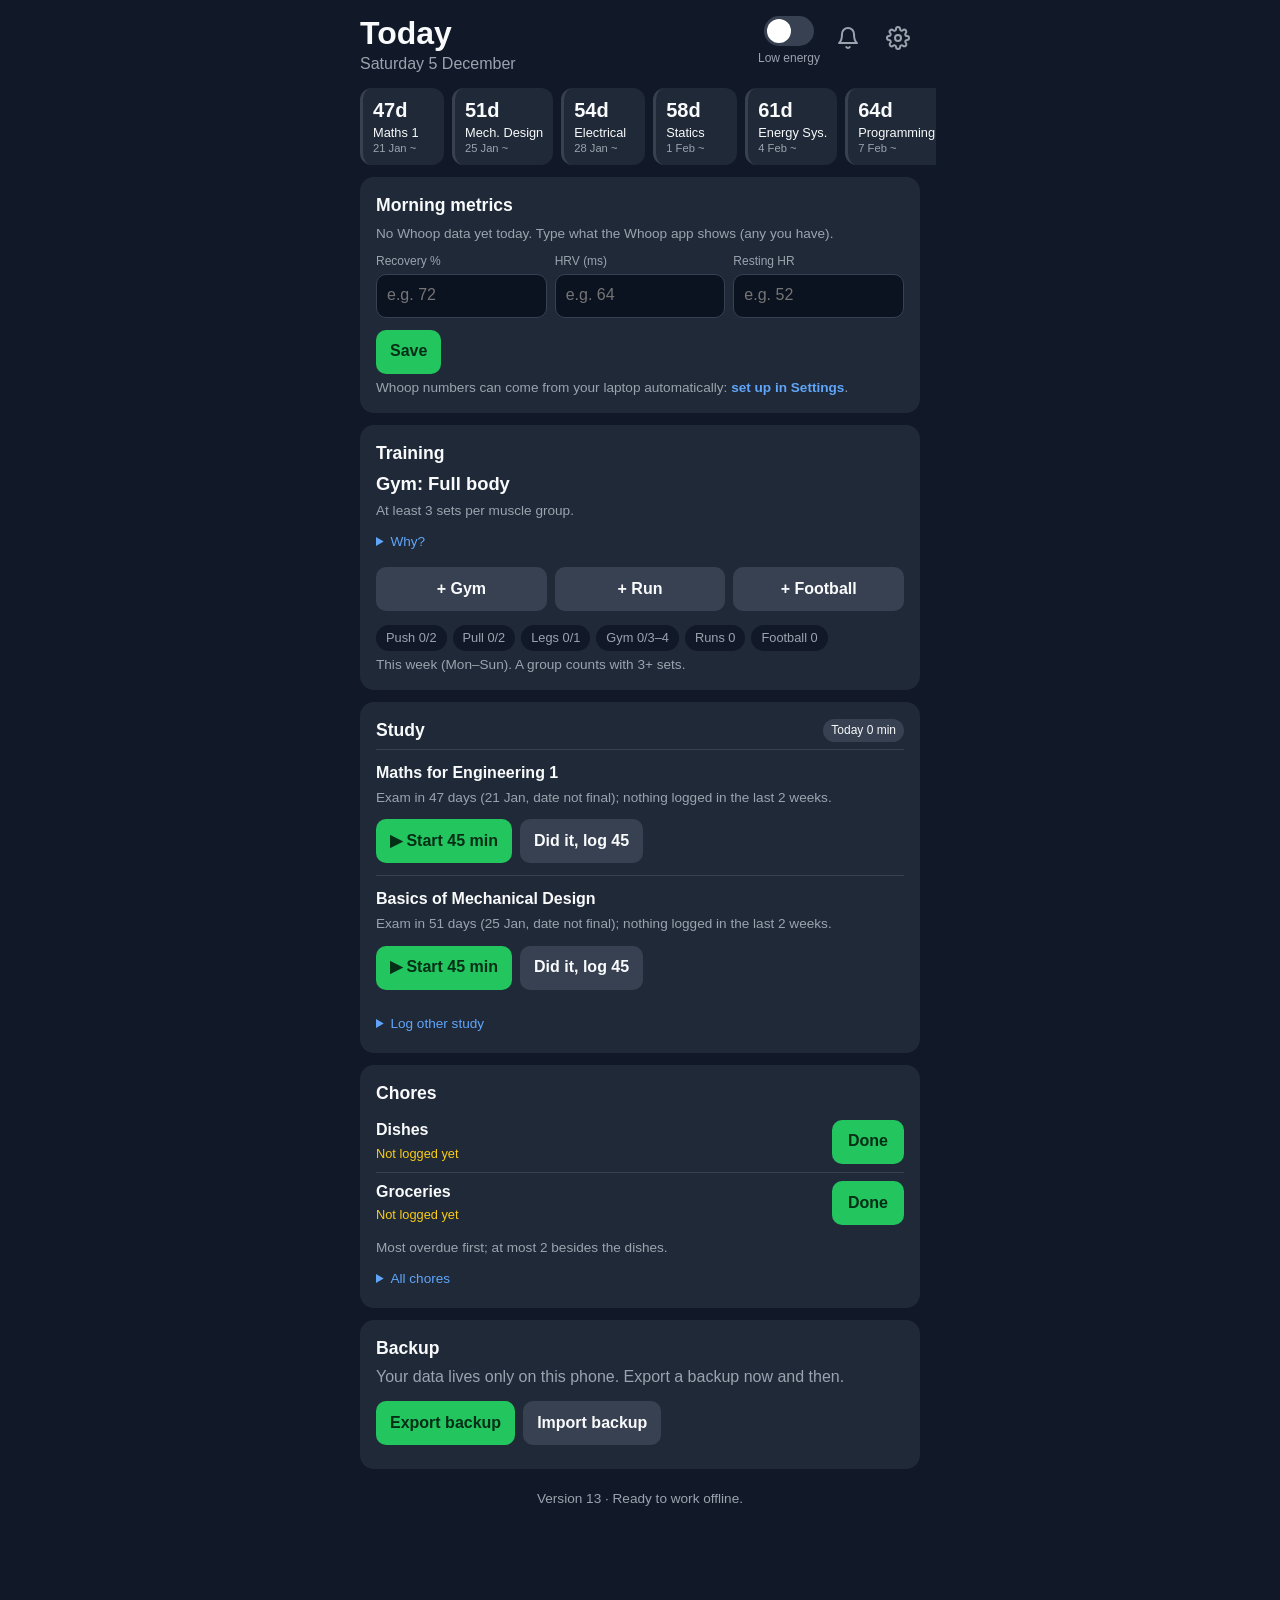
<file: index.html>
<!doctype html>
<html lang="en">
<head>
  <meta charset="utf-8">
  <meta name="viewport" content="width=device-width, initial-scale=1, viewport-fit=cover">
  <meta name="theme-color" content="#111827">
  <meta name="apple-mobile-web-app-capable" content="yes">
  <meta name="apple-mobile-web-app-status-bar-style" content="black-translucent">
  <meta name="apple-mobile-web-app-title" content="Planner">
  <title>Daily Planner</title>
  <link rel="manifest" href="manifest.webmanifest">
  <link rel="icon" href="icons/icon.svg" type="image/svg+xml">
  <link rel="apple-touch-icon" href="icons/apple-touch-icon.png">
  <link rel="stylesheet" href="css/styles.css">
</head>
<body>
  <header class="top" id="today-header">
    <div class="top-row">
      <div>
        <h1>Today</h1>
        <p id="today-date" class="muted"></p>
      </div>
      <div class="top-actions">
        <label class="switch" title="Low energy: minimal plan for today">
          <input id="low-energy" type="checkbox">
          <span class="switch-track" aria-hidden="true"></span>
          <span class="switch-text">Low energy</span>
        </label>
        <button type="button" class="icon-btn" data-action="open-reminders" aria-label="Reminders" title="Reminders">
          <svg viewBox="0 0 24 24" width="24" height="24" aria-hidden="true" fill="none" stroke="currentColor" stroke-width="2" stroke-linecap="round" stroke-linejoin="round"><path d="M18 8a6 6 0 0 0-12 0c0 7-3 9-3 9h18s-3-2-3-9"/><path d="M13.73 21a2 2 0 0 1-3.46 0"/></svg>
        </button>
        <button type="button" class="icon-btn" data-action="open-settings" aria-label="Settings" title="Settings">
          <svg viewBox="0 0 24 24" width="24" height="24" aria-hidden="true" fill="none" stroke="currentColor" stroke-width="2" stroke-linecap="round" stroke-linejoin="round"><circle cx="12" cy="12" r="3"/><path d="M19.4 15a1.65 1.65 0 0 0 .33 1.82l.06.06a2 2 0 1 1-2.83 2.83l-.06-.06a1.65 1.65 0 0 0-1.82-.33 1.65 1.65 0 0 0-1 1.51V21a2 2 0 1 1-4 0v-.09A1.65 1.65 0 0 0 9 19.4a1.65 1.65 0 0 0-1.82.33l-.06.06a2 2 0 1 1-2.83-2.83l.06-.06a1.65 1.65 0 0 0 .33-1.82 1.65 1.65 0 0 0-1.51-1H3a2 2 0 1 1 0-4h.09A1.65 1.65 0 0 0 4.6 9a1.65 1.65 0 0 0-.33-1.82l-.06-.06a2 2 0 1 1 2.83-2.83l.06.06a1.65 1.65 0 0 0 1.82.33H9a1.65 1.65 0 0 0 1-1.51V3a2 2 0 1 1 4 0v.09a1.65 1.65 0 0 0 1 1.51 1.65 1.65 0 0 0 1.82-.33l.06-.06a2 2 0 1 1 2.83 2.83l-.06.06a1.65 1.65 0 0 0-.33 1.82V9a1.65 1.65 0 0 0 1.51 1H21a2 2 0 1 1 0 4h-.09a1.65 1.65 0 0 0-1.51 1z"/></svg>
        </button>
      </div>
    </div>
    <div id="exam-strip" class="exam-strip" aria-label="Exam countdown"></div>
    <p id="low-energy-banner" class="banner" hidden>Low energy mode: the minimal plan for today. Switches off by itself tomorrow.</p>
    <button id="undo-pill" class="undo-pill" type="button" hidden></button>
  </header>

  <!-- The cards are filled in by js/app.js. -->
  <main id="app">
    <section class="card" id="card-reminders" hidden></section>
    <section class="card" id="card-metrics"></section>
    <section class="card" id="card-training"></section>
    <section class="card" id="card-study"></section>
    <section class="card" id="card-chores"></section>

    <section class="card" id="card-backup">
      <h2>Backup</h2>
      <p class="muted">Your data lives only on this phone. Export a backup now and then.</p>
      <div class="btn-row">
        <button id="export-btn" type="button">Export backup</button>
        <button id="import-btn" type="button" class="secondary">Import backup</button>
        <input id="import-file" type="file" accept=".json,application/json" hidden>
      </div>
      <p id="backup-status" class="muted small"></p>
    </section>
  </main>

  <!-- Settings screen (gear on Today). Filled in by js/settings.js. -->
  <div id="settings-view" hidden>
    <header class="top">
      <button type="button" class="link back" data-action="close-settings">‹ Today</button>
      <h1>Settings</h1>
      <p class="muted">Every change is checked before it's saved. If something's wrong, nothing changes.</p>
    </header>
    <main id="settings-main"></main>
  </div>

  <!-- Reminders screen (bell on Today). Filled in by js/reminders.js. -->
  <div id="reminders-view" hidden>
    <header class="top">
      <button type="button" class="link back" data-action="close-settings">‹ Today</button>
      <h1>Reminders</h1>
      <p class="muted">For anything else you need to remember. Each one shows on Today on its day (and every day until its end date). They're saved with your backup.</p>
    </header>
    <main id="reminders-main"></main>
  </div>

  <footer class="bottom muted">
    <span id="offline-status">Checking offline support…</span>
  </footer>

  <div id="toast" class="toast" role="status" hidden>
    <span id="toast-text"></span>
    <button id="toast-undo" type="button" class="link">Undo</button>
  </div>

  <script src="js/store.js"></script>
  <script src="js/plan.js"></script>
  <script src="js/today.js"></script>
  <script src="js/sync.js"></script>
  <script src="js/notify.js"></script>
  <script src="js/settings.js"></script>
  <script src="js/reminders.js"></script>
  <script src="js/notify-ui.js"></script>
  <script src="js/app.js"></script>
</body>
</html>
</file>
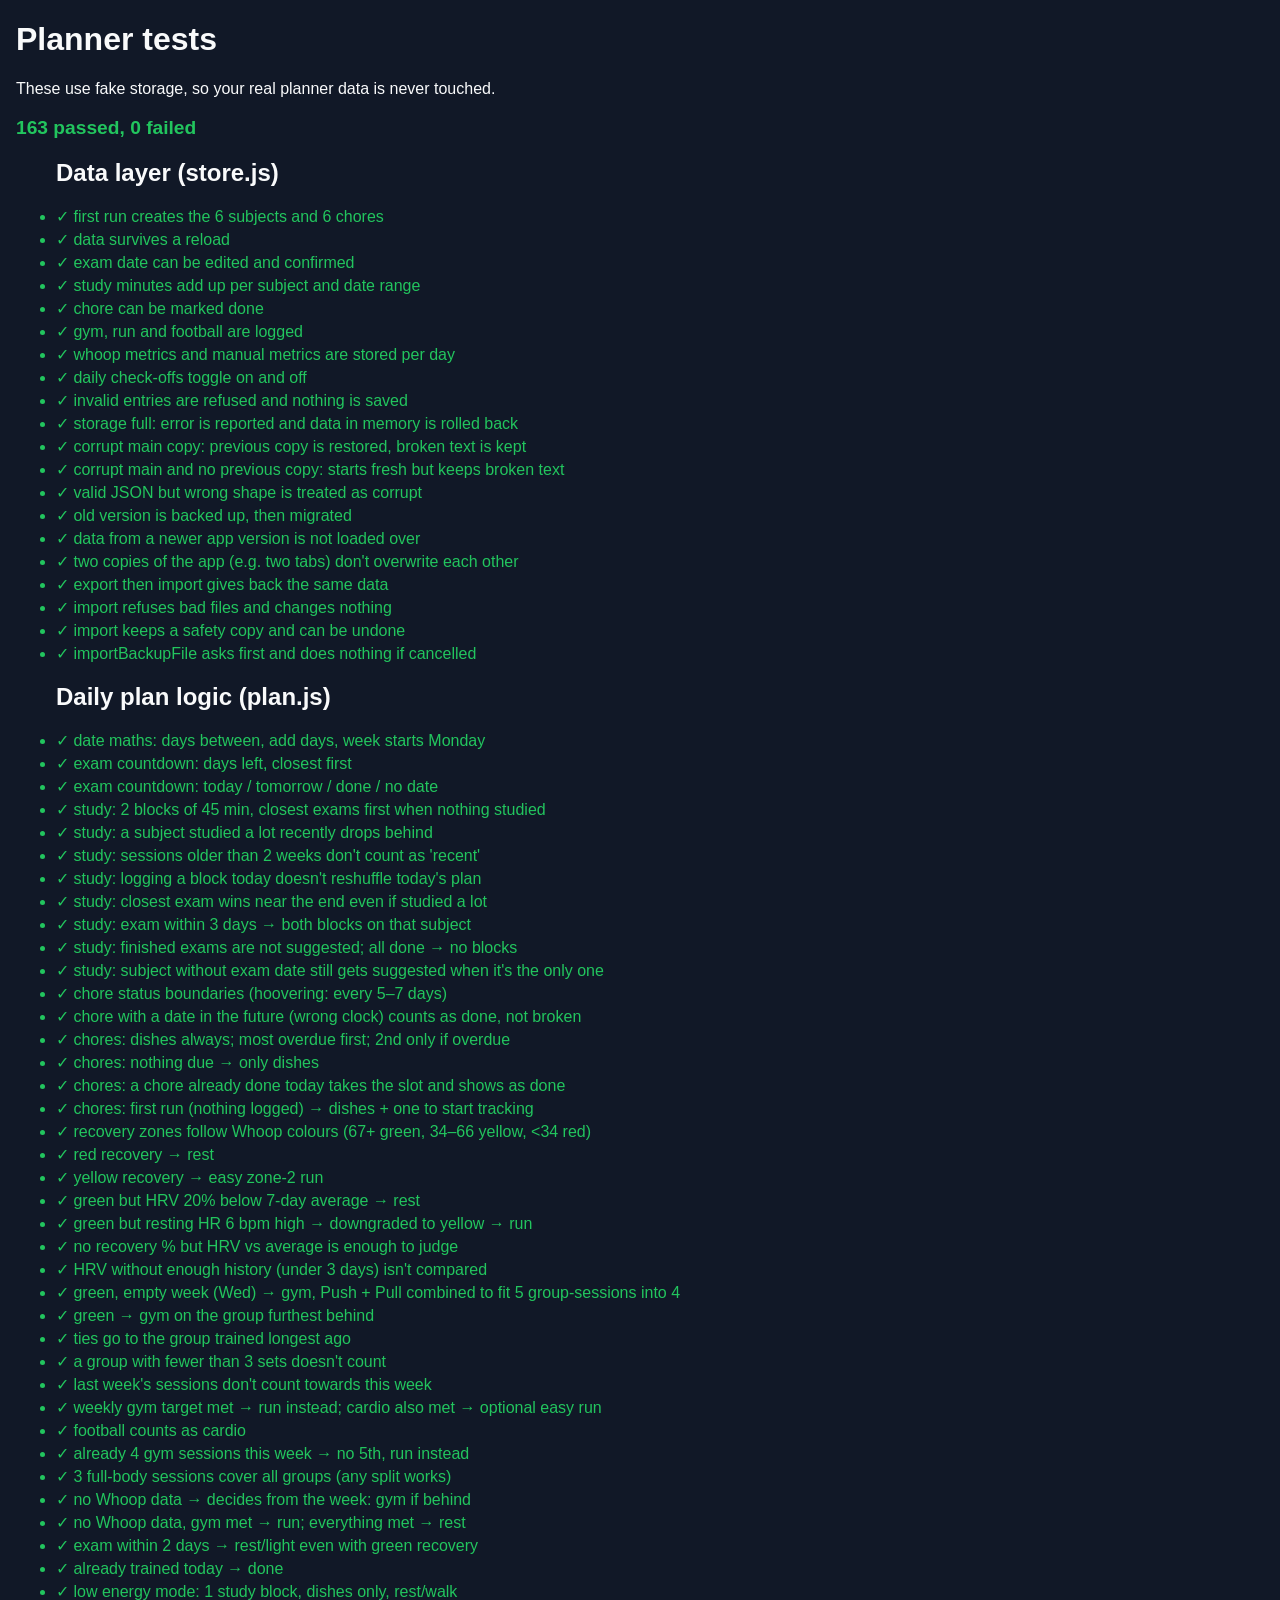
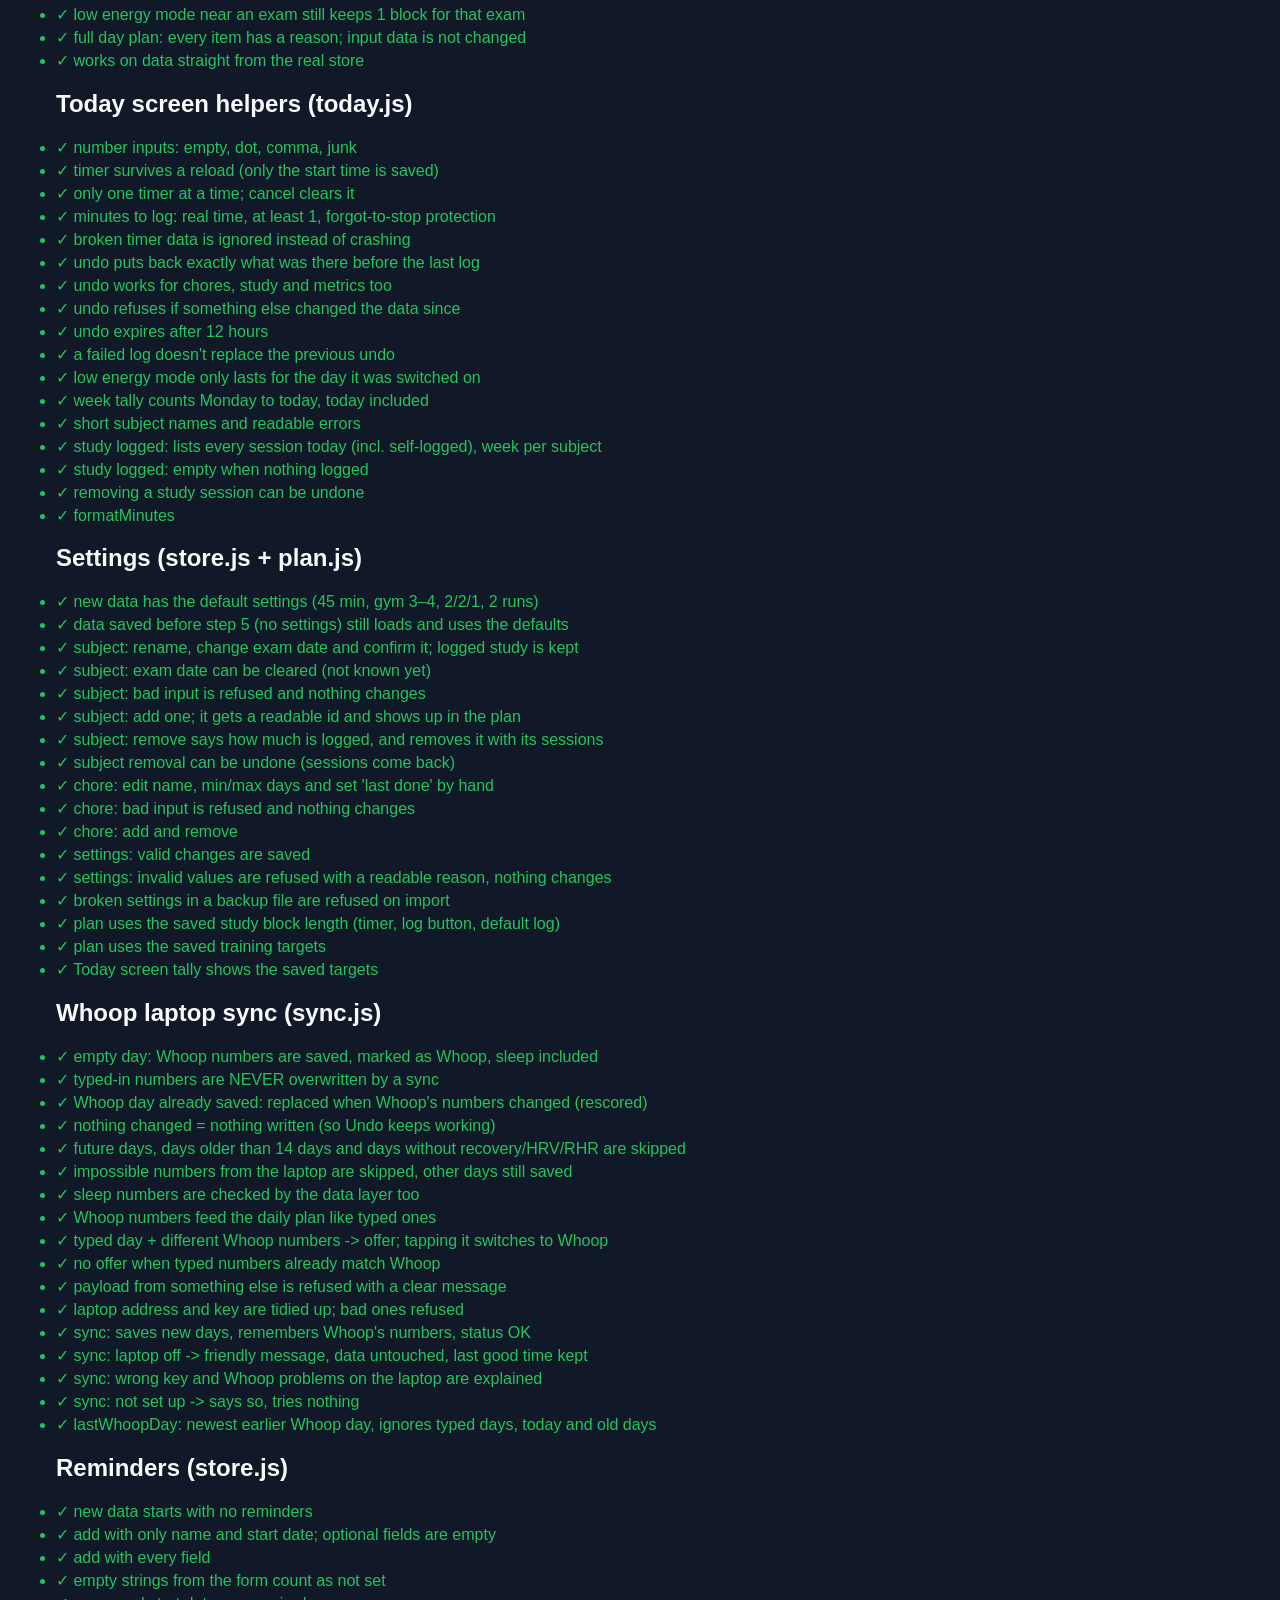
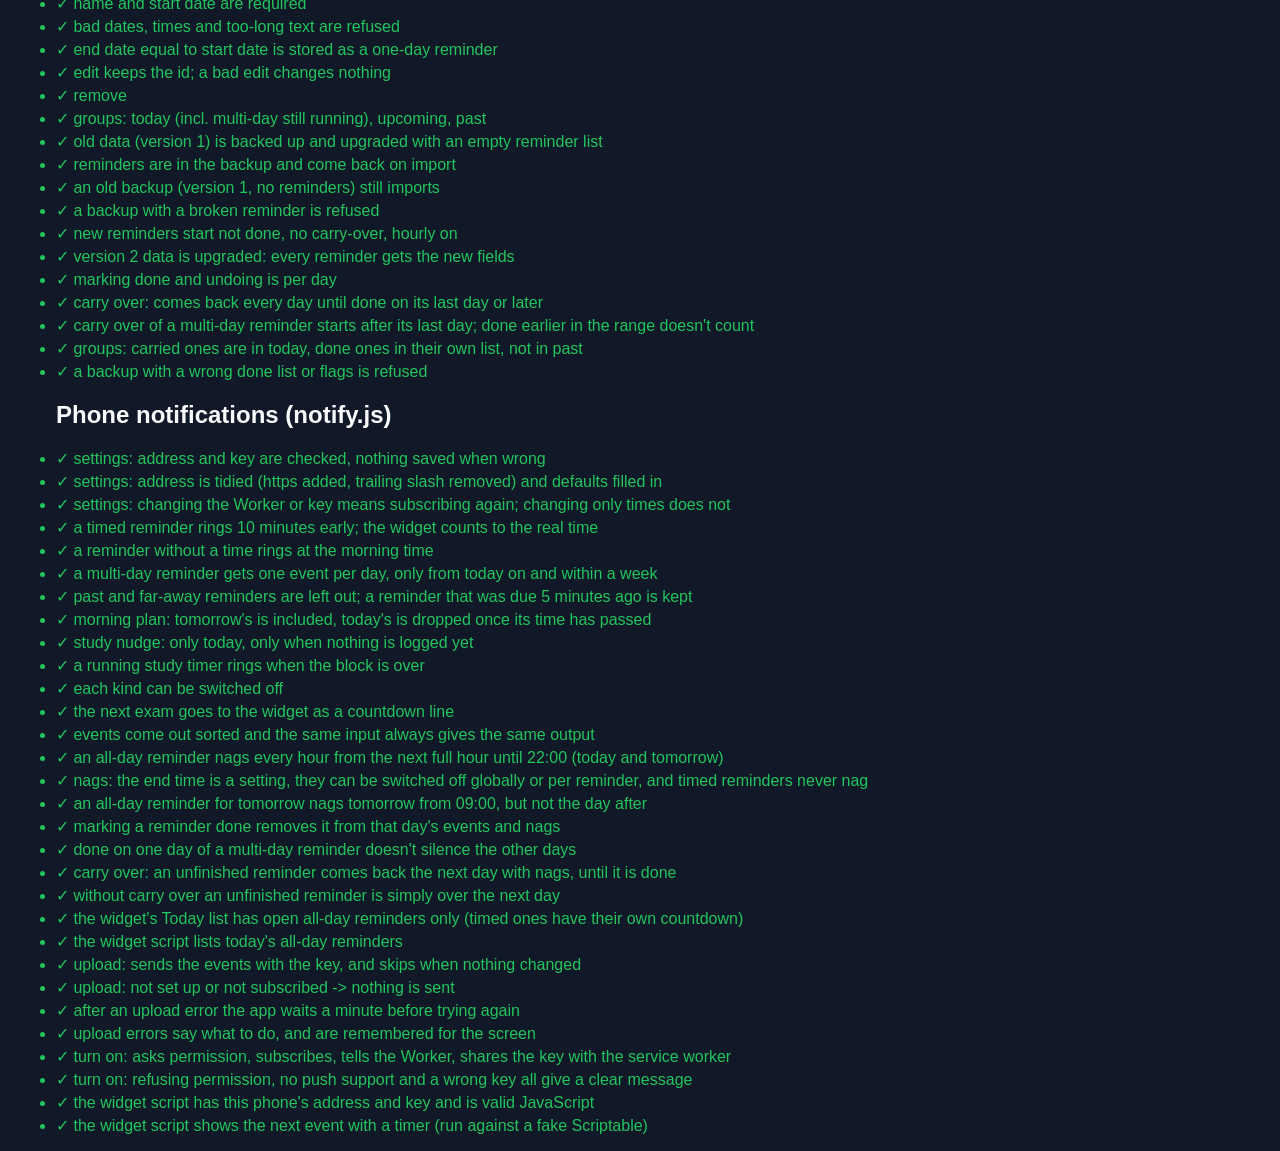
<file: tests/index.html>
<!doctype html>
<html lang="en">
<head>
  <meta charset="utf-8">
  <meta name="viewport" content="width=device-width, initial-scale=1">
  <title>Planner tests</title>
  <style>
    body { font-family: -apple-system, "Segoe UI", Roboto, sans-serif; margin: 16px; background: #111827; color: #f9fafb; }
    li { margin: 4px 0; }
    .pass { color: #22c55e; } .fail { color: #f87171; }
    .err { color: #fca5a5; font-size: 0.85rem; display: block; margin-left: 1.4em; }
    #summary { font-size: 1.2rem; font-weight: 600; }
  </style>
</head>
<body>
  <h1>Planner tests</h1>
  <p class="muted">These use fake storage, so your real planner data is never touched.</p>
  <p id="summary">Running…</p>
  <ul id="results"></ul>
  <script src="../js/store.js"></script>
  <script src="../js/plan.js"></script>
  <script src="../js/today.js"></script>
  <script src="../js/sync.js"></script>
  <script src="../js/notify.js"></script>
  <script src="data.test.js"></script>
  <script src="plan.test.js"></script>
  <script src="today.test.js"></script>
  <script src="settings.test.js"></script>
  <script src="sync.test.js"></script>
  <script src="reminders.test.js"></script>
  <script src="notify.test.js"></script>
  <script>
    const ul = document.getElementById("results");
    function show(good, name, err) {
      const li = document.createElement("li");
      li.className = good ? "pass" : "fail";
      li.textContent = (good ? "✓ " : "✗ ") + name;
      if (err) { const s = document.createElement("span"); s.className = "err"; s.textContent = err; li.appendChild(s); }
      ul.appendChild(li);
    }
    function heading(text) { const h = document.createElement("h2"); h.textContent = text; ul.appendChild(h); }
    (async () => {
      heading("Data layer (store.js)");
      const a = await window.runDataTests(show);
      heading("Daily plan logic (plan.js)");
      const b = await window.runPlanTests(show);
      heading("Today screen helpers (today.js)");
      const c = await window.runTodayTests(show);
      heading("Settings (store.js + plan.js)");
      const e = await window.runSettingsTests(show);
      heading("Whoop laptop sync (sync.js)");
      const f = await window.runSyncTests(show);
      heading("Reminders (store.js)");
      const g = await window.runReminderTests(show);
      heading("Phone notifications (notify.js)");
      const n = await window.runNotifyTests(show);
      const all = [a, b, c, e, f, g, n];
      const passed = all.reduce((n, r) => n + r.passed, 0), failed = all.reduce((n, r) => n + r.failed, 0);
      const el = document.getElementById("summary");
      el.textContent = passed + " passed, " + failed + " failed";
      el.className = failed ? "fail" : "pass";
    })();
  </script>
</body>
</html>
</file>
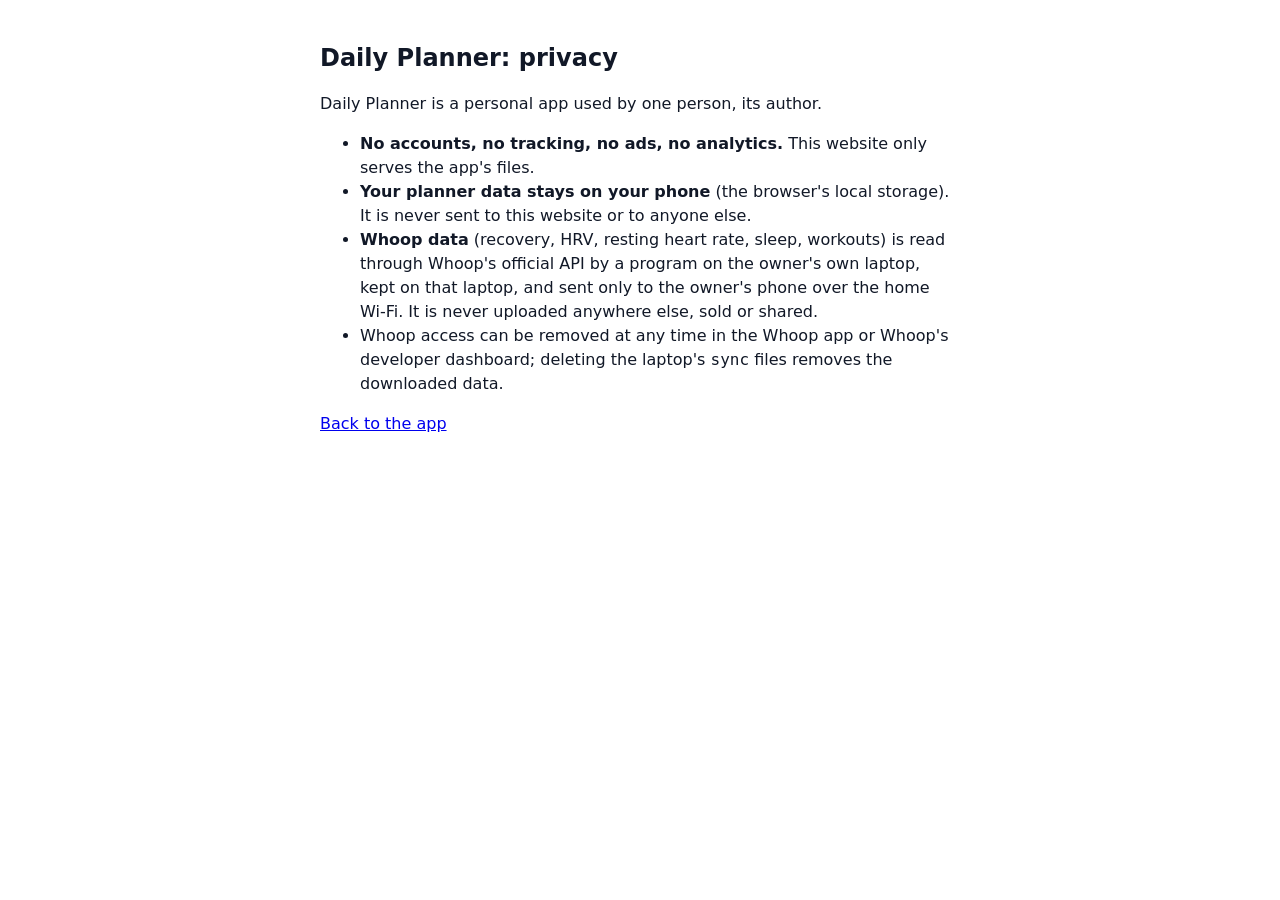
<file: privacy.html>
<!doctype html>
<html lang="en">
<head>
  <meta charset="utf-8">
  <meta name="viewport" content="width=device-width, initial-scale=1">
  <title>Daily Planner privacy</title>
  <style>
    body { font: 16px/1.5 -apple-system, system-ui, sans-serif; max-width: 40rem; margin: 0 auto; padding: 1.5rem 1rem; background: #fff; color: #111827; }
    @media (prefers-color-scheme: dark) { body { background: #111827; color: #f3f4f6; } a { color: #93c5fd; } }
    h1 { font-size: 1.5rem; }
  </style>
</head>
<body>
  <h1>Daily Planner: privacy</h1>
  <p>Daily Planner is a personal app used by one person, its author.</p>
  <ul>
    <li><strong>No accounts, no tracking, no ads, no analytics.</strong> This website only serves the app's files.</li>
    <li><strong>Your planner data stays on your phone</strong> (the browser's local storage). It is never sent to this website or to anyone else.</li>
    <li><strong>Whoop data</strong> (recovery, HRV, resting heart rate, sleep, workouts) is read through Whoop's official API by a program on the owner's own laptop, kept on that laptop, and sent only to the owner's phone over the home Wi-Fi. It is never uploaded anywhere else, sold or shared.</li>
    <li>Whoop access can be removed at any time in the Whoop app or Whoop's developer dashboard; deleting the laptop's <code>sync</code> files removes the downloaded data.</li>
  </ul>
  <p><a href="./">Back to the app</a></p>
</body>
</html>
</file>
<file: css/styles.css>
/* Mobile-first styles. Colours live in variables so they are easy to change. */
:root {
  --bg: #111827;
  --card: #1f2937;
  --line: #374151;
  --text: #f9fafb;
  --muted: #9ca3af;
  --accent: #22c55e;
  --yellow: #facc15;
  --red: #f87171;
  --blue: #60a5fa;
  --radius: 14px;
}

* { box-sizing: border-box; }

html, body { margin: 0; }

body {
  background: var(--bg);
  color: var(--text);
  font-family: -apple-system, BlinkMacSystemFont, "Segoe UI", Roboto, sans-serif;
  line-height: 1.4;
  /* Keep content clear of the iPhone notch and home bar. */
  padding: env(safe-area-inset-top) 16px calc(env(safe-area-inset-bottom) + 72px);
  min-height: 100vh;
  -webkit-tap-highlight-color: transparent;
}

.top { padding: 16px 0 8px; }
.top h1 { margin: 0; font-size: 2rem; line-height: 1.1; }
.top-row { display: flex; justify-content: space-between; align-items: flex-start; gap: 12px; }
.top-row p { margin: 2px 0 0; }

.muted { color: var(--muted); }

main { display: grid; gap: 12px; max-width: 560px; margin: 0 auto; }
.top, .bottom { max-width: 560px; margin-left: auto; margin-right: auto; }

.card {
  background: var(--card);
  border-radius: var(--radius);
  padding: 16px;
}
.card h2 { margin: 0 0 6px; font-size: 1.1rem; }
.card p { margin: 0; }
.card-head { display: flex; justify-content: space-between; align-items: center; gap: 8px; margin-bottom: 6px; }
.card-head h2 { margin: 0; }

.bottom { padding: 20px 0; font-size: 0.85rem; text-align: center; }

/* ---------- buttons ---------- */
.btn-row { display: flex; gap: 8px; margin-top: 12px; flex-wrap: wrap; }
button {
  font: inherit; border: 0; border-radius: 10px; padding: 10px 14px; min-height: 44px;
  background: var(--accent); color: #052e16; font-weight: 600; cursor: pointer;
}
button:disabled { opacity: 0.4; }
button.secondary { background: var(--line); color: var(--text); }
button.secondary.active { background: #4b5563; outline: 2px solid var(--accent); }
button.wide { width: 100%; margin-top: 10px; }
button.link { background: none; color: var(--blue); padding: 6px 4px; min-height: 0; font-weight: 600; }
.tabs button { flex: 1; padding: 10px 6px; }
.small { font-size: 0.85rem; margin-top: 8px !important; }
.small.tight { margin-top: 4px !important; }

/* ---------- header: low energy switch, exams, undo ---------- */
.switch { display: flex; flex-direction: column; align-items: center; gap: 4px; font-size: 0.75rem; color: var(--muted); user-select: none; }
.switch input { position: absolute; opacity: 0; pointer-events: none; }
.switch-track { width: 50px; height: 30px; border-radius: 15px; background: var(--line); position: relative; transition: background .2s; }
.switch-track::after { content: ""; position: absolute; top: 3px; left: 3px; width: 24px; height: 24px; border-radius: 50%; background: #fff; transition: left .2s; }
.switch input:checked + .switch-track { background: var(--yellow); }
.switch input:checked + .switch-track::after { left: 23px; }
.switch input:focus-visible + .switch-track { outline: 2px solid var(--blue); }

.exam-strip { display: flex; gap: 8px; overflow-x: auto; margin: 12px -16px 0; padding: 0 16px 4px; scrollbar-width: none; }
.exam-strip::-webkit-scrollbar { display: none; }
.exam { flex: 0 0 auto; min-width: 84px; background: var(--card); border-radius: 12px; padding: 8px 10px; display: flex; flex-direction: column; border-left: 3px solid var(--line); }
.exam.soon { border-left-color: var(--yellow); }
.exam.urgent { border-left-color: var(--red); }
.exam-days { font-size: 1.25rem; font-weight: 700; }
.exam-name { font-size: 0.8rem; }
.exam-date { font-size: 0.7rem; color: var(--muted); }

.banner { margin: 10px 0 0; padding: 8px 12px; border-radius: 10px; background: #422006; color: #fde68a; font-size: 0.85rem; }
.undo-pill { margin-top: 10px; background: none; border: 1px solid var(--line); color: var(--muted); font-weight: 500; font-size: 0.85rem; padding: 6px 12px; min-height: 36px; border-radius: 18px; }

/* ---------- badges, pills, chips ---------- */
.badge { font-size: 0.75rem; padding: 3px 8px; border-radius: 999px; background: var(--line); color: var(--text); white-space: nowrap; }
.badge.whoop { background: #1e3a5f; color: #bfdbfe; }
.badge.zone-green { background: #14532d; color: #bbf7d0; }
.badge.zone-yellow { background: #713f12; color: #fef08a; }
.badge.zone-red { background: #7f1d1d; color: #fecaca; }

.pills { display: flex; flex-wrap: wrap; gap: 6px; margin-top: 14px; }
.pill { font-size: 0.8rem; padding: 4px 10px; border-radius: 999px; background: #111827; color: var(--muted); }
.pill.met { color: var(--accent); }

.chips { display: flex; gap: 8px; }
.chip { flex: 1; background: var(--line); color: var(--text); }
.chip.on { background: var(--accent); color: #052e16; }

/* ---------- forms ---------- */
.panel { margin-top: 10px; padding: 12px; border-radius: 12px; background: #111827; }
.field-row { display: flex; gap: 8px; margin-top: 10px; }
.field { display: flex; flex-direction: column; gap: 4px; flex: 1; min-width: 0; font-size: 0.75rem; color: var(--muted); }
.field.grow { flex: 2; }
input[type="text"], input[type="date"], input[type="time"], select, textarea {
  font: inherit; font-size: 16px; /* 16px stops iPhone from zooming in */
  width: 100%; min-height: 44px; padding: 8px 10px; border-radius: 10px;
  border: 1px solid var(--line); background: #0b1220; color: var(--text);
}

/* ---------- metrics ---------- */
.metric-row { display: flex; align-items: center; gap: 8px; }
.metric { flex: 1; display: flex; flex-direction: column; }
.metric b { font-size: 1.3rem; }
.metric span { font-size: 0.75rem; color: var(--muted); }

/* ---------- training ---------- */
.suggest { font-size: 1.15rem; font-weight: 700; }
.logged { list-style: none; padding: 0; margin: 10px 0 0; color: var(--accent); font-size: 0.9rem; }
details.more { margin-top: 8px; }
details.more summary { color: var(--blue); font-size: 0.85rem; cursor: pointer; padding: 4px 0; }

/* ---------- study ---------- */
.item { padding: 12px 0; border-top: 1px solid var(--line); }
.item:first-of-type { border-top: 0; }
.item-title { font-weight: 600; }
.is-done .item-title { color: var(--muted); text-decoration: line-through; }
.done-text { color: var(--accent); font-weight: 600; margin-top: 6px !important; }
.timer { margin-top: 10px; }
.timer-clock { font-size: 2rem; font-weight: 700; font-variant-numeric: tabular-nums; }
.timer-clock .muted { font-size: 1rem; font-weight: 500; }
.bar { height: 8px; border-radius: 4px; background: #111827; overflow: hidden; margin-top: 6px; }
.bar-fill { height: 100%; width: 0; background: var(--blue); transition: width 1s linear; }
.bar-fill.full { background: var(--accent); }
.study-log { margin-top: 10px; padding-top: 10px; border-top: 1px solid var(--line); }
.sub-head { margin: 0; font-size: 0.85rem; font-weight: 600; color: var(--muted); text-transform: uppercase; letter-spacing: 0.04em; }
.study-logged { margin-top: 4px; }
.study-logged li { display: flex; justify-content: space-between; align-items: center; gap: 10px; }
.week-study { list-style: none; padding: 0; margin: 4px 0 0; font-size: 0.9rem; }
.week-study li { display: flex; justify-content: space-between; padding: 3px 0; }

/* ---------- chores ---------- */
.chore { display: flex; justify-content: space-between; align-items: center; gap: 10px; padding: 8px 0; border-top: 1px solid var(--line); }
.card > .chore:first-of-type { border-top: 0; }
.chore .done-text { margin: 0 !important; font-size: 1.3rem; padding: 0 14px; }
.status { font-size: 0.8rem; }
.st-overdue { color: var(--red); }
.st-due-soon, .st-never { color: var(--yellow); }
.st-not-due { color: var(--muted); }
.st-done-today { color: var(--accent); }
button.check { min-width: 72px; }

/* ---------- toast (message with Undo) ---------- */
.toast {
  position: fixed; left: 12px; right: 12px; bottom: calc(env(safe-area-inset-bottom) + 12px);
  max-width: 536px; margin: 0 auto; display: flex; align-items: center; justify-content: space-between; gap: 12px;
  background: #f9fafb; color: #111827; border-radius: 12px; padding: 8px 8px 8px 14px;
  box-shadow: 0 8px 24px rgba(0, 0, 0, .4); font-size: 0.9rem; z-index: 10;
}
.toast[hidden] { display: none; }
.toast button.link { color: #2563eb; font-size: 1rem; padding: 8px 12px; min-height: 40px; }
[hidden] { display: none !important; }

/* ---------- settings screen ---------- */
.top-actions { display: flex; align-items: flex-start; gap: 6px; }
button.icon-btn { background: none; color: var(--muted); padding: 6px; min-width: 44px; display: flex; align-items: center; justify-content: center; }
button.icon-btn:active { color: var(--text); }
body.in-settings #today-header, body.in-settings #app, body.in-settings .bottom,
body.in-reminders #today-header, body.in-reminders #app, body.in-reminders .bottom { display: none; }
#settings-view, #reminders-view { max-width: 560px; margin: 0 auto; }
#settings-view .top p, #reminders-view .top p { margin: 4px 0 0; font-size: 0.85rem; }
#settings-main, #reminders-main { display: grid; gap: 12px; }
button.back { padding: 8px 0; font-size: 1rem; margin-bottom: 4px; }
button.danger { background: none; color: var(--red); border: 1px solid #7f1d1d; }
.set-item .field-row { align-items: flex-end; }
.set-item > .field { margin-top: 0; }
input[type="date"] { -webkit-appearance: none; appearance: none; text-align: left; color-scheme: dark; }
.check-label { display: flex; align-items: center; gap: 8px; min-height: 44px; font-size: 0.85rem; color: var(--text); white-space: nowrap; }
.check-label input { width: 22px; height: 22px; margin: 0; accent-color: var(--accent); }
.form-msg { font-size: 0.85rem; margin-top: 6px !important; color: var(--accent); }
.form-msg:empty { display: none; }
.form-msg.error { color: var(--red); }

/* ---------- laptop sync (Whoop), step 6 ---------- */
.sync-line { display: flex; justify-content: space-between; align-items: center; gap: 8px; margin-top: 10px; padding-top: 8px; border-top: 1px solid var(--line); color: var(--muted); }
.sync-line .small { margin-top: 0 !important; }
.sync-line.bad { color: var(--yellow); }
button.link.inline { padding: 0; font-size: inherit; }
.offer { display: flex; flex-direction: column; gap: 8px; margin-top: 10px; padding: 10px; border-radius: 10px; background: #1e3a5f; color: #bfdbfe; }
.offer .small { margin-top: 0 !important; }

/* ---------- reminders ---------- */
input[type="time"] { -webkit-appearance: none; appearance: none; text-align: left; color-scheme: dark; }
textarea { resize: vertical; min-height: 72px; }
.rem-form .field-row:first-of-type { margin-top: 10px; }
.rem-form > .field { margin-top: 0; }
.rem-row { display: flex; justify-content: space-between; align-items: flex-start; gap: 8px; }
.rem-btns { display: flex; gap: 4px; flex-shrink: 0; }
button.link.danger-link { color: var(--red); }
.rem-meta:empty { display: none; }
.rem-desc { white-space: pre-wrap; overflow-wrap: anywhere; margin-top: 4px !important; }
.item-title { overflow-wrap: anywhere; }

/* Reminders: Done button, done items, wrapped checkbox labels */
.done-btn { min-height: 36px; padding: 4px 14px; font-size: 0.85rem; flex-shrink: 0; }
.rem-done .item-title { text-decoration: line-through; opacity: 0.6; }
.check-label.wrap { white-space: normal; }
</file>
